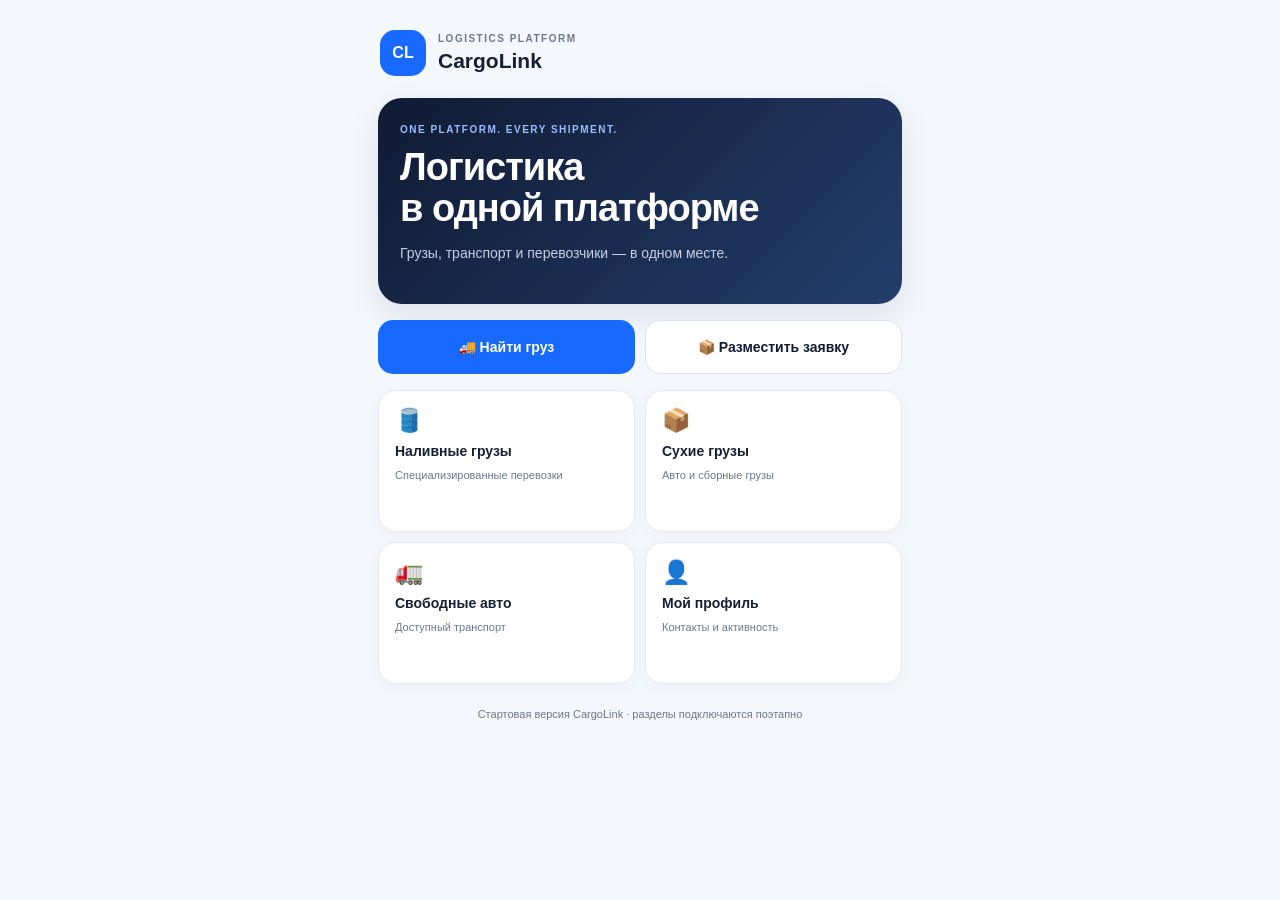
<file: index.html>
<!doctype html>
<html lang="ru">
<head>
<meta charset="utf-8"><meta name="viewport" content="width=device-width, initial-scale=1, viewport-fit=cover">
<meta name="theme-color" content="#101b33"><title>CargoLink</title>
<link rel="stylesheet" href="/style.css"><script src="https://telegram.org/js/telegram-web-app.js"></script>
</head>
<body><main class="app-shell">
<header class="topbar"><div class="brand-mark">CL</div><div><p class="eyebrow">LOGISTICS PLATFORM</p><h1>CargoLink</h1></div></header>
<section class="welcome"><p class="eyebrow">ONE PLATFORM. EVERY SHIPMENT.</p><h2>Логистика<br>в одной платформе</h2><p class="muted">Грузы, транспорт и перевозчики — в одном месте.</p></section>
<section class="primary-actions"><button class="primary" data-action="find">🚚 Найти груз</button><button class="secondary" data-action="create">📦 Разместить заявку</button></section>
<section class="service-grid">
<button class="service-card" data-action="liquid"><span>🛢️</span><strong>Наливные грузы</strong><small>Специализированные перевозки</small></button>
<button class="service-card" data-action="dry"><span>📦</span><strong>Сухие грузы</strong><small>Авто и сборные грузы</small></button>
<button class="service-card" data-action="vehicles"><span>🚛</span><strong>Свободные авто</strong><small>Доступный транспорт</small></button>
<button class="service-card" data-action="profile"><span>👤</span><strong>Мой профиль</strong><small>Контакты и активность</small></button>
</section><footer>Стартовая версия CargoLink · разделы подключаются поэтапно</footer>
</main><script src="/app.js"></script></body></html>
</file>
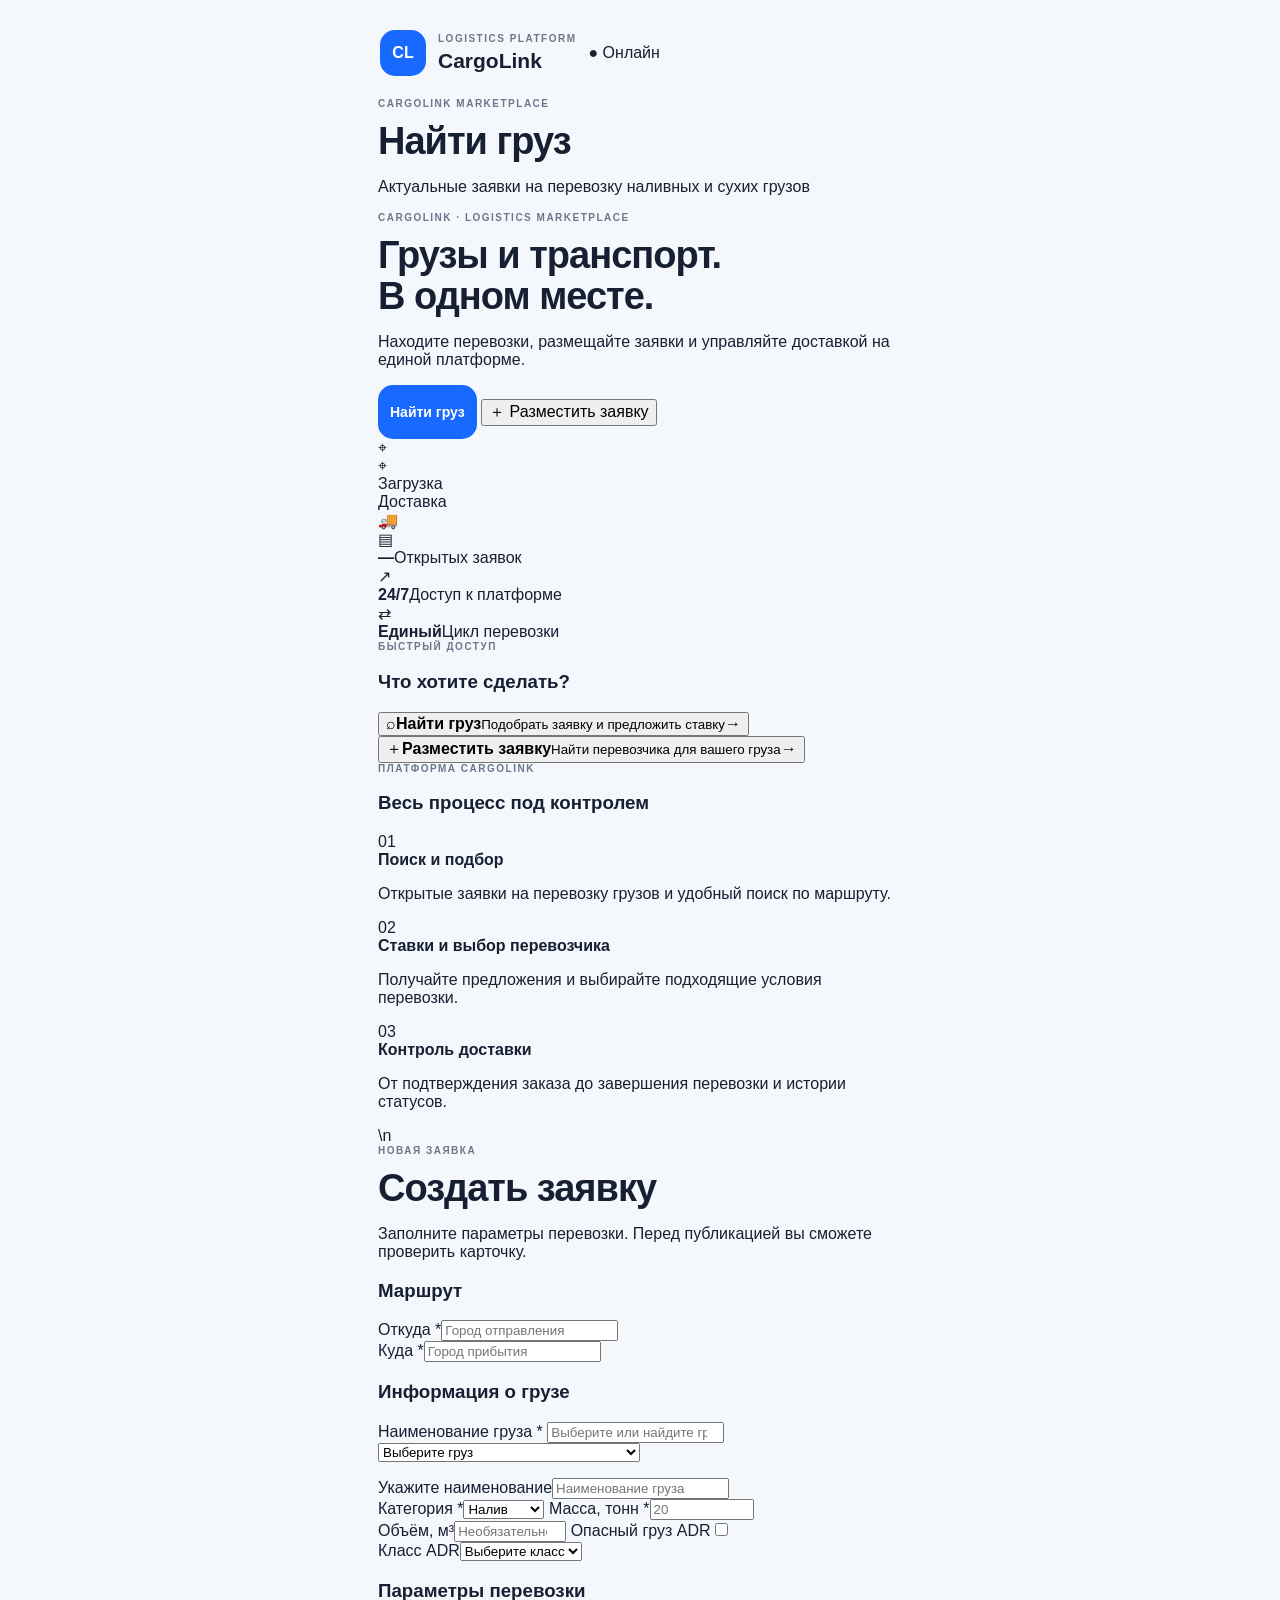
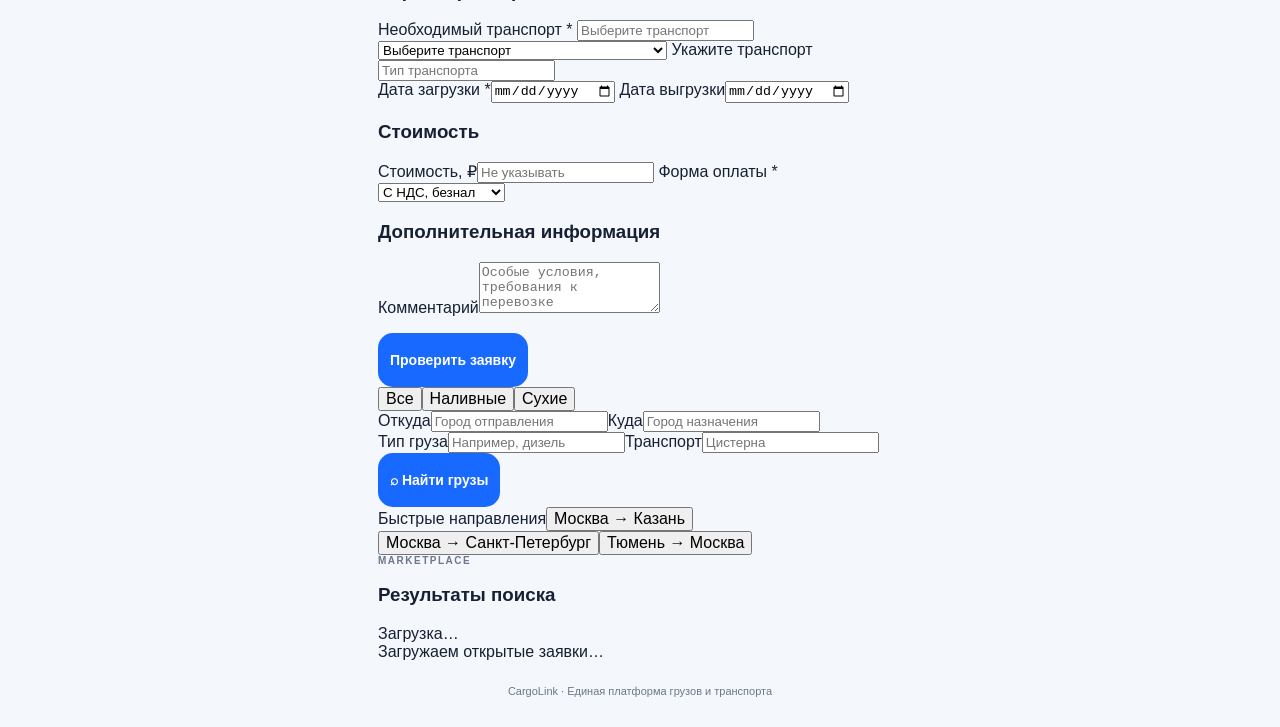
<file: frontend/index.html>
<!doctype html>
<html lang="ru">
<head>
<meta charset="utf-8"><meta name="viewport" content="width=device-width, initial-scale=1, viewport-fit=cover">
<meta name="theme-color" content="#f4f7fb"><title>CargoLink — логистика</title>
<link rel="stylesheet" href="/style.css"><script src="https://telegram.org/js/telegram-web-app.js"></script>
</head>
<body>
<main class="app-shell">
<header class="topbar"><div class="brand-mark">CL</div><div><p class="eyebrow">LOGISTICS PLATFORM</p><h1>CargoLink</h1></div><span class="live-dot">● Онлайн</span></header>
<section class="hero hidden" id="market-hero"><p class="eyebrow">CARGOLINK MARKETPLACE</p><h2>Найти груз</h2><p>Актуальные заявки на перевозку наливных и сухих грузов</p></section>

<section id="home-screen" class="home-screen">
  <section class="home-hero">
    <div class="home-hero-copy">
      <p class="eyebrow">CARGOLINK · LOGISTICS MARKETPLACE</p>
      <h2>Грузы и транспорт.<br><span>В одном месте.</span></h2>
      <p>Находите перевозки, размещайте заявки и управляйте доставкой на единой платформе.</p>
      <div class="home-hero-actions">
        <button type="button" class="primary" id="home-find">Найти груз</button>
        <button type="button" class="home-secondary" id="home-create">＋ Разместить заявку</button>
      </div>
    </div>
    <div class="home-visual" aria-hidden="true">
      <div class="route-line"></div><div class="route-node route-node-a">⌖</div><div class="route-node route-node-b">⌖</div>
      <div class="route-label route-label-a">Загрузка</div><div class="route-label route-label-b">Доставка</div>
      <div class="truck-visual">🚚</div>
    </div>
  </section>
  <section class="home-stats">
    <div class="home-stat"><span class="stat-icon">▤</span><div><strong id="home-open-count">—</strong><span>Открытых заявок</span></div></div>
    <div class="home-stat"><span class="stat-icon">↗</span><div><strong>24/7</strong><span>Доступ к платформе</span></div></div>
    <div class="home-stat"><span class="stat-icon">⇄</span><div><strong>Единый</strong><span>Цикл перевозки</span></div></div>
  </section>
  <section class="home-section">
    <div class="home-section-heading"><div><p class="eyebrow">БЫСТРЫЙ ДОСТУП</p><h3>Что хотите сделать?</h3></div></div>
    <div class="home-actions-grid">
      <button type="button" class="home-action-card" id="home-find-card"><span class="action-icon blue-icon">⌕</span><strong>Найти груз</strong><small>Подобрать заявку и предложить ставку</small><span class="action-arrow">→</span></button>
      <button type="button" class="home-action-card" id="home-create-card"><span class="action-icon orange-icon">＋</span><strong>Разместить заявку</strong><small>Найти перевозчика для вашего груза</small><span class="action-arrow">→</span></button>
    </div>
  </section>
  <section class="home-section home-benefits">
    <div class="home-section-heading"><div><p class="eyebrow">ПЛАТФОРМА CARGOLINK</p><h3>Весь процесс под контролем</h3></div></div>
    <div class="benefit-row"><span>01</span><div><strong>Поиск и подбор</strong><p>Открытые заявки на перевозку грузов и удобный поиск по маршруту.</p></div></div>
    <div class="benefit-row"><span>02</span><div><strong>Ставки и выбор перевозчика</strong><p>Получайте предложения и выбирайте подходящие условия перевозки.</p></div></div>
    <div class="benefit-row"><span>03</span><div><strong>Контроль доставки</strong><p>От подтверждения заказа до завершения перевозки и истории статусов.</p></div></div>
  </section>
</section>
\n<section id="create-flow" class="hidden">
  <section class="form-intro"><p class="eyebrow">НОВАЯ ЗАЯВКА</p><h2>Создать заявку</h2><p>Заполните параметры перевозки. Перед публикацией вы сможете проверить карточку.</p></section>
  <form id="create-form" class="search-panel">
    <h3>Маршрут</h3>
    <div class="field-row">
      <label class="autocomplete-wrap"><span class="label-title">Откуда <span class="required-star">*</span></span><input id="f-origin" autocomplete="off" required minlength="3" maxlength="300" placeholder="Город отправления"><div id="f-origin-suggestions" class="suggestions hidden"></div></label>
      <label class="autocomplete-wrap"><span class="label-title">Куда <span class="required-star">*</span></span><input id="f-destination" autocomplete="off" required minlength="3" maxlength="300" placeholder="Город прибытия"><div id="f-destination-suggestions" class="suggestions hidden"></div></label>
    </div>
    <h3>Информация о грузе</h3>
    <label><span class="label-title">Наименование груза <span class="required-star">*</span></span>
      <input id="f-cargo-search" type="search" autocomplete="off" placeholder="Выберите или найдите груз" aria-label="Поиск груза" aria-controls="f-cargo-results">
      <div id="f-cargo-results" class="cargo-results hidden" role="listbox"></div>
      <select id="f-cargo" class="visually-hidden" required tabindex="-1" aria-hidden="true">
<option value="">Выберите груз</option>
<option>20' контейнер</option>
<option>20' контейнер HC</option>
<option>20' реф. контейнер</option>
<option>20' танк-контейнер</option>
<option>40' контейнер</option>
<option>40' контейнер HC</option>
<option>40' реф. контейнер</option>
<option>40' реф. контейнер HC</option>
<option>40' танк-контейнер</option>
<option>45' контейнер (нов.)</option>
<option>45' контейнер (стар.)</option>
<option>45' реф. контейнер</option>
<option>Авиакеросин</option>
<option>Автомобили</option>
<option>Автомобиль(ли)</option>
<option>Автошины</option>
<option>Алкогольные напитки</option>
<option>Аммиак</option>
<option>Аммиачная вода</option>
<option>Арматура</option>
<option>Балки надрессорные</option>
<option>Безалкогольные напитки</option>
<option>Бензин АИ-92</option>
<option>Бензин АИ-95</option>
<option>Бензин АИ-98 / АИ-100</option>
<option>Битум</option>
<option>Боковая рама</option>
<option>Бумага</option>
<option>Бытовая техника</option>
<option>Бытовая химия</option>
<option>Вагонка</option>
<option>Газовый конденсат</option>
<option>Газосиликатные блоки</option>
<option>Гипс</option>
<option>Гофрокартон</option>
<option>Грибы</option>
<option>Грунт</option>
<option>Двери</option>
<option>ДВП</option>
<option>Домашний переезд</option>
<option>Доски</option>
<option>Древесина</option>
<option>Древесный уголь</option>
<option>ДСП</option>
<option>Ж/д запчасти (прочие)</option>
<option>ЖБИ</option>
<option>Железобетонные изделия</option>
<option>Животные</option>
<option>Жидкие удобрения</option>
<option>Жмых</option>
<option>Зерно</option>
<option>Зерно и семена (в упаковке)</option>
<option>Зерно и семена (насыпью)</option>
<option>Игрушки</option>
<option>Известь</option>
<option>Изделия из кожи</option>
<option>Изделия из резины</option>
<option>Кабель</option>
<option>Картон</option>
<option>Керосин</option>
<option>Кирпич</option>
<option>Кокс</option>
<option>Комбикорм</option>
<option>Компьютеры</option>
<option>Кондитерские изделия</option>
<option>Консервы</option>
<option>Контейнерный груз</option>
<option>Корма</option>
<option>Кормовые/пищевые добавки</option>
<option>Краски и лакокрасочные материалы</option>
<option>Крупа</option>
<option>ЛДСП</option>
<option>Лесоматериалы</option>
<option>Лом металлов</option>
<option>Люди</option>
<option>Мазут</option>
<option>Макулатура</option>
<option>Масло растительное</option>
<option>Мебель</option>
<option>Медикаменты</option>
<option>Металлоконструкции</option>
<option>Металлопрокат</option>
<option>Метанол</option>
<option>Молоко</option>
<option>Молоко сухое</option>
<option>Молочная продукция</option>
<option>Мороженое</option>
<option>Мука</option>
<option>Мясо и мясопродукты</option>
<option>Нефтепродукты</option>
<option>Нефть сырая</option>
<option>Оборудование</option>
<option>Оборудование медицинское</option>
<option>Обувь</option>
<option>Овощи</option>
<option>Огнеупорная продукция</option>
<option>Огнеупорные материалы</option>
<option>Одежда</option>
<option>Окна</option>
<option>Паллетный груз / ТНП</option>
<option>Парфюмерия и косметика</option>
<option>Пенопласт</option>
<option>Песок</option>
<option>Пиво</option>
<option>Пиломатериалы</option>
<option>Пищевые жидкости</option>
<option>Пластик</option>
<option>Пластмассы и полимеры</option>
<option>Плиты OSB / ДСП / МДФ</option>
<option>Поглощающий аппарат</option>
<option>Поддоны</option>
<option>Подсолнечник</option>
<option>Полипропилен</option>
<option>Порошковые материалы</option>
<option>Продукты питания</option>
<option>Профлист</option>
<option>Профнастил</option>
<option>Птица</option>
<option>Пшеница</option>
<option>Растворители</option>
<option>Резина</option>
<option>Руда</option>
<option>Рыба (неживая)</option>
<option>Рыба и морепродукты</option>
<option>Сантехника</option>
<option>Сахар</option>
<option>Сборный груз</option>
<option>Сельхозпродукция</option>
<option>Сено</option>
<option>Сера</option>
<option>Сжиженный природный газ (СПГ)</option>
<option>Сжиженный углеводородный газ (СУГ)</option>
<option>Смазочные материалы</option>
<option>Соль</option>
<option>СОНК (КП)</option>
<option>Стекло</option>
<option>Стекло и фарфор</option>
<option>Стеклотара (бутылки и др.)</option>
<option>Строительные материалы</option>
<option>Сэндвич-панели</option>
<option>Табачные изделия</option>
<option>Тара и упаковка</option>
<option>Текстиль</option>
<option>Техническая вода</option>
<option>Топливо дизельное</option>
<option>Торф</option>
<option>Транспортные средства</option>
<option>Трубы</option>
<option>Уголь</option>
<option>Удобрения</option>
<option>Утеплитель</option>
<option>Фанера</option>
<option>Ферросплавы</option>
<option>Фрукты</option>
<option>Хим. продукты неопасные</option>
<option>Хим. продукты опасные</option>
<option>Химическое сырьё</option>
<option>Хозтовары</option>
<option>Холодильное оборудование</option>
<option>Цветы</option>
<option>Целлюлоза</option>
<option>Цемент</option>
<option>Чипсы</option>
<option>Шкуры мокросоленые</option>
<option>Шпалы</option>
<option>Щебень</option>
<option>Электроника</option>
<option>Этанол</option>
<option>Этиленгликоль</option>
<option>Ягоды</option>
<option>ADR — другой опасный груз</option>
<option>ADR — другой опасный груз</option>
<option value="manual">✍️ Ввести вручную</option>
      </select>
      <p id="f-cargo-selected" class="cargo-selected hidden"></p>
    </label>
    <label id="manual-cargo-wrap" class="hidden">Укажите наименование<input id="f-cargo-manual" maxlength="300" placeholder="Наименование груза"></label>
    <div class="field-row">
      <label><span class="label-title">Категория <span class="required-star">*</span></span><select id="f-category"><option value="liquid">Налив</option><option value="dry">Обычный</option></select></label>
      <label><span class="label-title">Масса, тонн <span class="required-star">*</span></span><input id="f-weight" type="number" min="0.01" max="100000" step="0.01" required placeholder="20"></label>
    </div>
    <div class="field-row volume-adr-row">
      <label><span class="label-title">Объём, м³</span><input id="f-volume" type="number" min="0.01" max="1000000" step="0.01" placeholder="Необязательно"></label>
      <label class="check-label"><span>Опасный груз ADR</span><input id="f-adr-toggle" type="checkbox"></label>
    </div>
    <label id="adr-wrap" class="hidden">Класс ADR<select id="f-adr"><option value="">Выберите класс</option><option>1</option><option>2</option><option>3</option><option>4.1</option><option>4.2</option><option>4.3</option><option>5.1</option><option>5.2</option><option>6.1</option><option>6.2</option><option>7</option><option>8</option><option>9</option></select></label>

    <h3>Параметры перевозки</h3>
    <label><span class="label-title">Необходимый транспорт <span class="required-star">*</span></span>
      <input id="f-vehicle-search" type="search" autocomplete="off" placeholder="Выберите транспорт" aria-label="Поиск транспорта" aria-controls="f-vehicle-results">
      <div id="f-vehicle-results" class="cargo-results hidden" role="listbox"></div>
      <select id="f-vehicle" class="visually-hidden" required tabindex="-1" aria-hidden="true">
        <option value="">Выберите транспорт</option>
        <option>Автоцистерна</option>
        <option>Бензовоз</option>
        <option>Газовоз</option>
        <option>Химическая автоцистерна</option>
        <option>Пищевая цистерна из нержавеющей стали</option>
        <option>Молоковоз</option>
        <option>Водовоз</option>
        <option>Битумовоз</option>
        <option>Топливозаправщик</option>
        <option>Тентованный автомобиль</option>
        <option>Фура / еврофура</option>
        <option>Мега-трейлер</option>
        <option>Jumbo-прицеп</option>
        <option>Рефрижератор</option>
        <option>Изотермический фургон</option>
        <option>Фургон</option>
        <option>Бортовой автомобиль</option>
        <option>Манипулятор (КМУ)</option>
        <option>Самосвал</option>
        <option>Зерновоз</option>
        <option>Муковоз</option>
        <option>Цементовоз</option>
        <option>Бетоносмеситель</option>
        <option>Контейнеровоз</option>
        <option>Трал / низкорамный полуприцеп</option>
        <option>Автовоз</option>
        <option>Лесовоз</option>
        <option>Сортиментовоз</option>
        <option>Скотовоз</option>
        <option>Мусоровоз</option>
        <option>Эвакуатор</option>
        <option>Железнодорожный крытый вагон</option>
        <option>Железнодорожная платформа</option>
        <option>Полувагон</option>
        <option>Вагон-цистерна</option>
        <option>Изотермический вагон</option>
        <option>Рефрижераторный вагон</option>
        <option>Хоппер</option>
        <option>Танк-контейнер (20 футов)</option>
        <option>Танк-контейнер (40 футов)</option>
        <option>Морское судно / контейнеровоз</option>
        <option>Морское судно для наливных грузов</option>
        <option>Паром / Ro-Ro</option>
        <option>Авиационный грузовой транспорт</option>
        <option value="manual">✍️ Внести вручную</option>
      </select>

    </label>
    <label id="manual-vehicle-wrap" class="hidden">Укажите транспорт<input id="f-vehicle-manual" maxlength="200" placeholder="Тип транспорта"></label>
    <div class="date-fields">
      <label><span class="label-title">Дата загрузки <span class="required-star">*</span></span><input id="f-pickup" type="date" required></label>
      <label><span class="label-title">Дата выгрузки</span><input id="f-unloading" type="date"></label>
    </div>
    <h3>Стоимость</h3>
    <div class="field-row">
      <label>Стоимость, ₽<input id="f-price" inputmode="decimal" placeholder="Не указывать"></label>
      <label><span class="label-title">Форма оплаты <span class="required-star">*</span></span><select id="f-price-terms"><option value="С НДС, безнал">С НДС, безнал</option><option value="Без НДС, безнал">Без НДС, безнал</option><option value="Наличными">Наличными</option><option value="Запрос ставки">Запрос ставки</option></select></label>
    </div>
    <h3>Дополнительная информация</h3>
    <label>Комментарий<textarea id="f-comment" rows="3" maxlength="1000" placeholder="Особые условия, требования к перевозке"></textarea></label>
    <p id="form-error" class="form-error hidden"></p>
    <button class="primary" type="submit">Проверить заявку</button>
  </form>
  <section id="preview" class="detail hidden"></section>
</section>

<section class="search-panel hidden" id="market-search">
<div class="tabs" role="tablist"><button class="tab active" data-category="all">Все</button><button class="tab" data-category="liquid">Наливные</button><button class="tab" data-category="dry">Сухие</button></div>
<label>Откуда<input id="origin" placeholder="Город отправления"></label><label>Куда<input id="destination" placeholder="Город назначения"></label>
<div class="field-row"><label>Тип груза<input id="cargo" placeholder="Например, дизель"></label><label>Транспорт<input id="vehicle" placeholder="Цистерна"></label></div>
<button class="primary" id="search">⌕ Найти грузы</button>
<div class="quick-routes"><span>Быстрые направления</span><button data-route="Москва|Казань">Москва → Казань</button><button data-route="Москва|Санкт-Петербург">Москва → Санкт-Петербург</button><button data-route="Тюмень|Москва">Тюмень → Москва</button></div>
</section>
<section class="results-head hidden" id="market-results-head"><div><p class="eyebrow">MARKETPLACE</p><h3>Результаты поиска</h3></div><span id="count" class="count">Загрузка…</span></section>
<section id="results" class="results hidden"><div class="empty">Загружаем открытые заявки…</div></section>
<section id="detail" class="detail hidden"></section>
<footer>CargoLink · Единая платформа грузов и транспорта</footer>
</main>
<script src="/app.js"></script>
</body></html>
</file>
<file: style.css>
*{box-sizing:border-box}:root{color-scheme:light;--navy:#101b33;--blue:#1769ff;--ink:#172033;--muted:#6d778b;--line:#e4e9f2}
body{margin:0;background:#f4f7fb;color:var(--ink);font-family:-apple-system,BlinkMacSystemFont,"Segoe UI",sans-serif}
.app-shell{max-width:560px;min-height:100vh;margin:0 auto;padding:max(22px,env(safe-area-inset-top)) 18px max(28px,env(safe-area-inset-bottom))}
.topbar{display:flex;align-items:center;gap:12px;padding:8px 2px 22px}.brand-mark{display:grid;place-items:center;width:46px;height:46px;border-radius:15px;color:#fff;background:var(--blue);font-weight:800}
h1{margin:0;font-size:21px}.eyebrow{margin:0 0 5px;color:var(--muted);font-size:10px;font-weight:800;letter-spacing:1.5px}
.welcome{padding:26px 22px;border-radius:24px;color:#fff;background:linear-gradient(135deg,#101b33,#233d6b);box-shadow:0 12px 32px #17294a1a}.welcome .eyebrow{color:#9dbbff}
h2{margin:12px 0;font-size:clamp(29px,8vw,38px);line-height:1.08;letter-spacing:-1px}.muted{color:#c5d0e4;line-height:1.5;font-size:14px}
.primary-actions{display:grid;grid-template-columns:1fr 1fr;gap:10px;margin:16px 0}button{font:inherit;cursor:pointer}
.primary,.secondary{min-height:54px;border-radius:15px;padding:12px;font-size:14px;font-weight:750}.primary{border:0;background:var(--blue);color:#fff}.secondary{border:1px solid #d8e2f2;background:#fff;color:var(--navy)}
.service-grid{display:grid;grid-template-columns:1fr 1fr;gap:10px}.service-card{display:flex;flex-direction:column;align-items:flex-start;gap:9px;min-height:142px;padding:16px;border:1px solid var(--line);border-radius:18px;background:#fff;color:var(--ink);text-align:left;box-shadow:0 4px 14px #17294a08}
.service-card span{font-size:23px}.service-card strong{font-size:14px}.service-card small{color:var(--muted);line-height:1.35;font-size:11px}
footer{padding:22px 4px 0;color:var(--muted);font-size:11px;line-height:1.5;text-align:center}@media(max-width:360px){.primary-actions{grid-template-columns:1fr}.service-card{padding:12px}}
</file>
